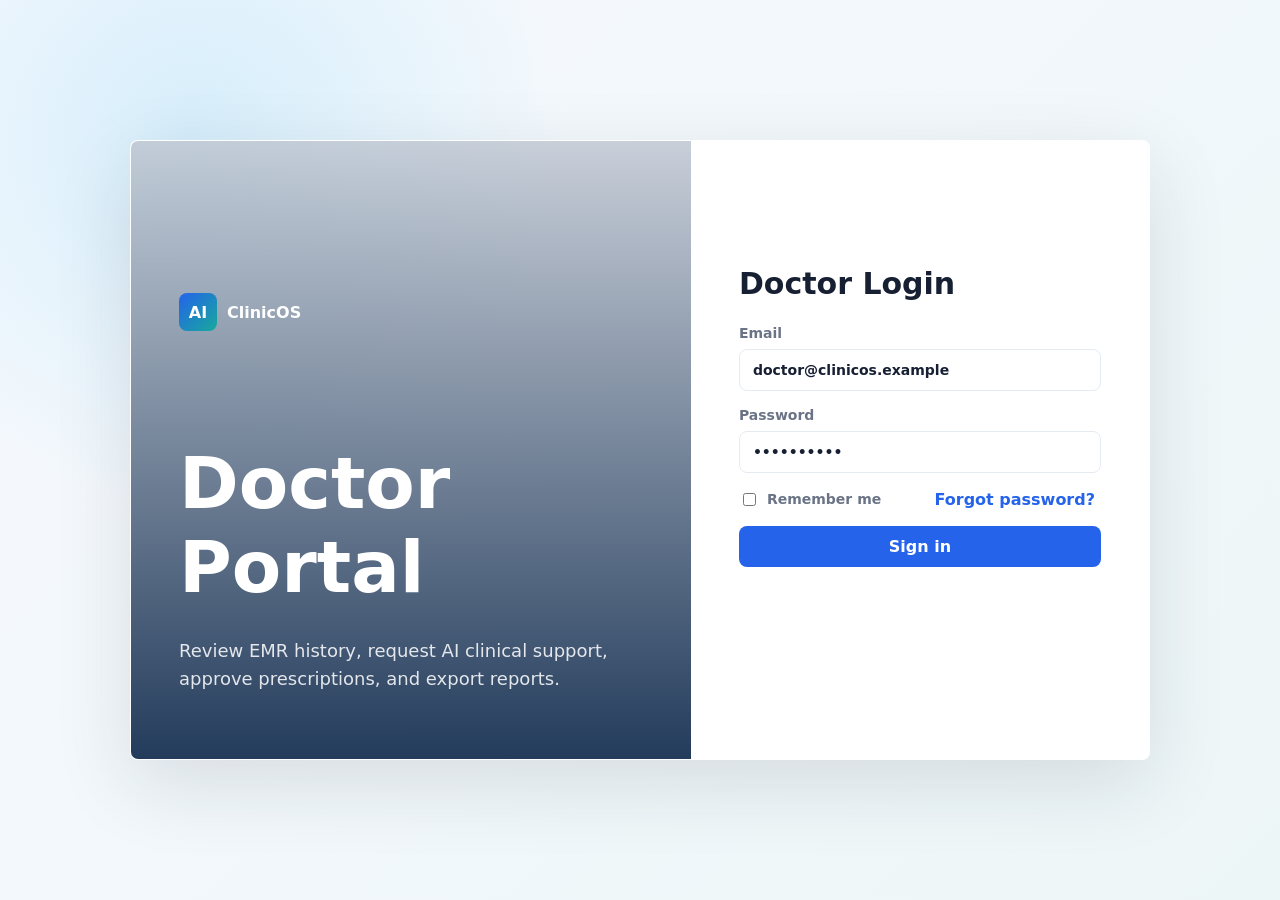
<file: frontend/doctor-login.html>
<!doctype html>
<html lang="en">
<head>
  <meta charset="utf-8">
  <meta name="viewport" content="width=device-width, initial-scale=1">
  <title>Doctor Login | AI ClinicOS</title>
  <link rel="stylesheet" href="assets/css/styles.css">
</head>
<body class="auth-page">
  <main class="auth-shell">
    <section class="auth-visual">
      <a class="brand" href="index.html"><span class="brand-mark">AI</span><span>ClinicOS</span></a>
      <h1>Doctor Portal</h1>
      <p>Review EMR history, request AI clinical support, approve prescriptions, and export reports.</p>
    </section>
    <form class="auth-card" data-login-role="doctor">
      <h2>Doctor Login</h2>
      <label>Email<input name="email" type="email" value="doctor@clinicos.example" required></label>
      <label>Password<input name="password" type="password" value="Doctor@123" required></label>
      <div class="row-between">
        <label class="check"><input type="checkbox" name="remember">Remember me</label>
        <button type="button" class="link-button">Forgot password?</button>
      </div>
      <button class="btn btn-primary btn-full" type="submit">Sign in</button>
      <p class="form-status" role="status"></p>
    </form>
  </main>
  <script src="assets/js/api.js"></script>
  <script src="assets/js/auth.js"></script>
</body>
</html>
</file>
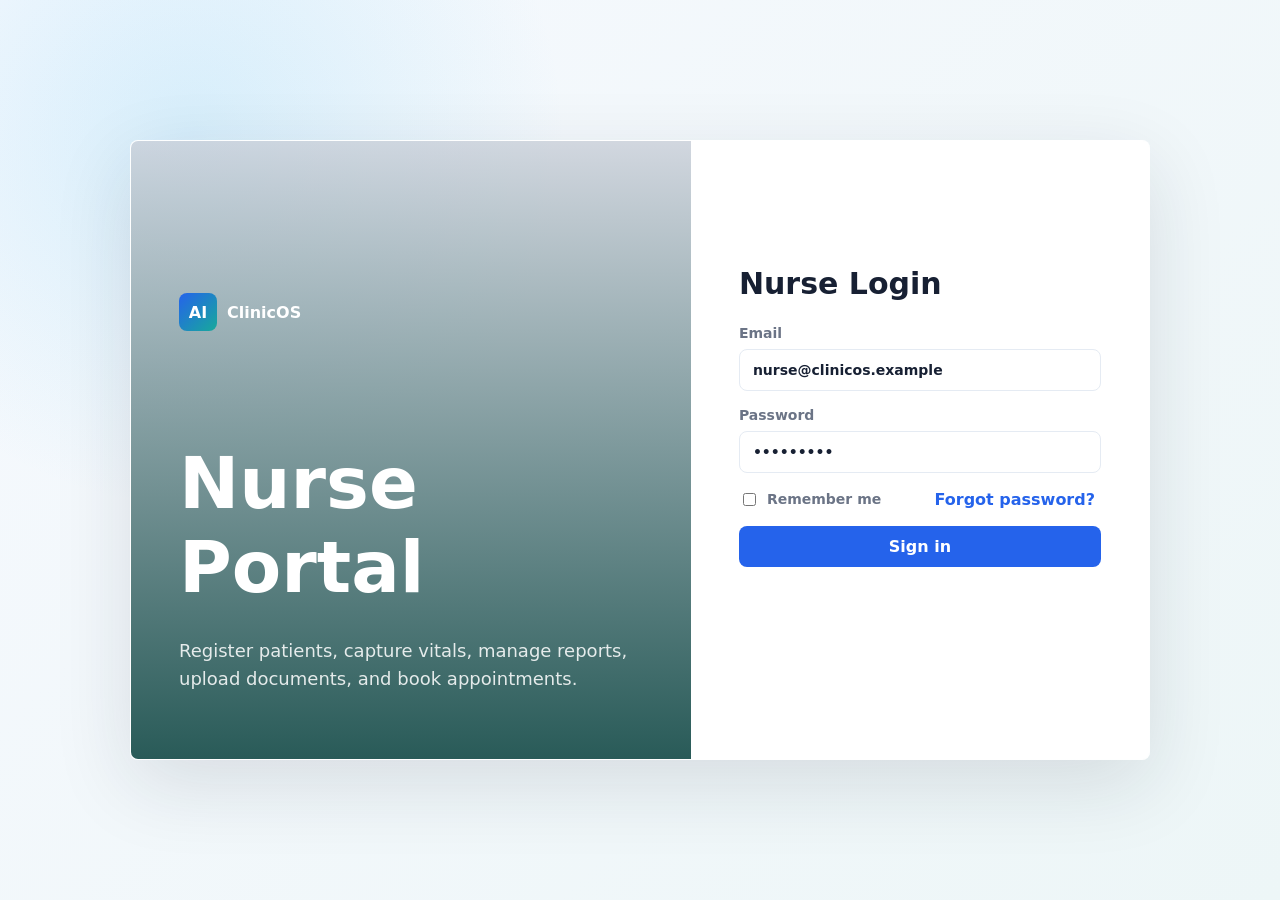
<file: frontend/nurse-login.html>
<!doctype html>
<html lang="en">
<head>
  <meta charset="utf-8">
  <meta name="viewport" content="width=device-width, initial-scale=1">
  <title>Nurse Login | AI ClinicOS</title>
  <link rel="stylesheet" href="assets/css/styles.css">
</head>
<body class="auth-page nurse">
  <main class="auth-shell">
    <section class="auth-visual">
      <a class="brand" href="index.html"><span class="brand-mark">AI</span><span>ClinicOS</span></a>
      <h1>Nurse Portal</h1>
      <p>Register patients, capture vitals, manage reports, upload documents, and book appointments.</p>
    </section>
    <form class="auth-card" data-login-role="nurse">
      <h2>Nurse Login</h2>
      <label>Email<input name="email" type="email" value="nurse@clinicos.example" required></label>
      <label>Password<input name="password" type="password" value="Nurse@123" required></label>
      <div class="row-between">
        <label class="check"><input type="checkbox" name="remember">Remember me</label>
        <button type="button" class="link-button">Forgot password?</button>
      </div>
      <button class="btn btn-primary btn-full" type="submit">Sign in</button>
      <p class="form-status" role="status"></p>
    </form>
  </main>
  <script src="assets/js/api.js"></script>
  <script src="assets/js/auth.js"></script>
</body>
</html>
</file>
<file: frontend/assets/css/styles.css>
:root {
  --blue: #2563EB;
  --sky: #69c7f4;
  --teal: #17a99b;
  --ink: #172033;
  --muted: #6b7486;
  --line: #e5ebf3;
  --panel: #ffffff;
  --bg: #F8FAFC;
  --warning: #b7791f;
  --danger: #c2413d;
  font-family: Inter, "Segoe UI", system-ui, sans-serif;
}

* { box-sizing: border-box; }
body { margin: 0; color: var(--ink); background: var(--bg); }
a { color: inherit; text-decoration: none; }
button, input, select, textarea { font: inherit; }
input, select, textarea {
  width: 100%;
  border: 1px solid var(--line);
  border-radius: 8px;
  padding: 12px 13px;
  background: #fff;
  color: var(--ink);
}
textarea { min-height: 94px; resize: vertical; }
pre { white-space: pre-wrap; line-height: 1.55; font-family: "Segoe UI", sans-serif; }

.brand { display: inline-flex; align-items: center; gap: 10px; font-weight: 800; letter-spacing: 0; }
.brand-mark {
  display: grid; place-items: center; width: 38px; height: 38px; border-radius: 8px;
  color: #fff; background: linear-gradient(135deg, var(--blue), var(--teal));
}
.btn {
  display: inline-flex; align-items: center; justify-content: center; gap: 8px;
  border: 0; border-radius: 8px; padding: 11px 16px; cursor: pointer; font-weight: 700;
  transition: transform .18s ease, box-shadow .18s ease, background .18s ease;
}
.btn:hover { transform: translateY(-1px); box-shadow: 0 10px 24px rgba(23, 105, 224, .16); }
.btn-primary { background: var(--blue); color: #fff; }
.btn-muted { background: #eef4fb; color: var(--ink); }
.btn-glass { background: rgba(255,255,255,.18); color: #fff; border: 1px solid rgba(255,255,255,.35); }
.btn-lg { min-height: 48px; padding-inline: 22px; }
.btn-full { width: 100%; }
.eyebrow { margin: 0 0 8px; color: var(--blue); font-size: 12px; font-weight: 800; text-transform: uppercase; }

.site-nav {
  position: fixed; z-index: 5; inset: 0 0 auto; height: 74px; padding: 0 6vw;
  display: flex; align-items: center; justify-content: space-between;
  background: rgba(255,255,255,.82); backdrop-filter: blur(18px); border-bottom: 1px solid rgba(229,235,243,.8);
}
.site-nav nav, .nav-actions { display: flex; align-items: center; gap: 18px; }
.site-nav nav a { color: var(--muted); font-weight: 700; font-size: 14px; }
.hero { position: relative; min-height: 92vh; display: flex; align-items: end; padding: 120px 6vw 72px; overflow: hidden; color: #fff; }
.hero-media {
  position: absolute; inset: 0;
  background:
    linear-gradient(90deg, rgba(10,30,58,.88), rgba(10,30,58,.42)),
    url("https://images.unsplash.com/photo-1586773860418-d37222d8fce3?auto=format&fit=crop&w=1800&q=80") center/cover;
}
.hero-content { position: relative; max-width: 780px; }
.hero h1 { margin: 0; font-size: clamp(58px, 10vw, 128px); line-height: .9; letter-spacing: 0; }
.hero-copy { max-width: 680px; font-size: clamp(18px, 2vw, 24px); line-height: 1.5; color: rgba(255,255,255,.9); }
.hero-actions { display: flex; gap: 14px; flex-wrap: wrap; margin-top: 28px; }
.hero .eyebrow { color: var(--sky); }

.section-grid {
  display: grid; grid-template-columns: repeat(4, 1fr); gap: 1px;
  background: var(--line); padding: 1px; margin: 0; border-bottom: 1px solid var(--line);
}
.feature { background: #fff; padding: 38px; min-height: 260px; }
.feature span { color: var(--teal); font-weight: 800; }
.feature h2, .split-band h2, .screen-copy h2 { margin: 12px 0; font-size: clamp(24px, 3vw, 40px); letter-spacing: 0; }
.feature p, .split-band p, .screen-copy p { color: var(--muted); line-height: 1.65; }
.split-band, .screens {
  display: grid; grid-template-columns: 1fr 1fr; gap: 48px; align-items: center;
  padding: 84px 6vw; background: #fff; border-bottom: 1px solid var(--line);
}
.screen-shot {
  min-height: 380px; border-radius: 8px; border: 1px solid var(--line); background: #f8fbff;
  padding: 24px; box-shadow: 0 24px 70px rgba(23,32,51,.08);
}
.mini-top { height: 70px; border-radius: 8px; background: linear-gradient(135deg, #1769e0, #17a99b); margin-bottom: 18px; }
.mini-grid { display: grid; grid-template-columns: repeat(4, 1fr); gap: 12px; }
.mini-grid span { height: 82px; border-radius: 8px; background: #fff; border: 1px solid var(--line); }
.mini-table { height: 130px; border-radius: 8px; background: repeating-linear-gradient(#fff, #fff 30px, #eef4fb 31px); border: 1px solid var(--line); margin-top: 18px; }
footer { display: flex; justify-content: space-between; gap: 18px; padding: 26px 6vw; color: var(--muted); background: #fff; }

.auth-page {
  min-height: 100vh; display: grid; place-items: center; padding: 32px;
  background:
    radial-gradient(circle at 15% 15%, rgba(105,199,244,.22), transparent 28%),
    linear-gradient(135deg, #f6f9fe, #edf6f7);
}
.auth-shell {
  width: min(1020px, 100%); display: grid; grid-template-columns: 1.1fr .9fr; min-height: 620px;
  background: rgba(255,255,255,.72); border: 1px solid rgba(255,255,255,.8); border-radius: 8px; overflow: hidden;
  box-shadow: 0 24px 80px rgba(23,32,51,.12);
}
.auth-visual {
  padding: 48px; color: #fff; display: flex; flex-direction: column; justify-content: end;
  background:
    linear-gradient(180deg, rgba(16,42,84,.22), rgba(12,39,74,.9)),
    url("https://images.unsplash.com/photo-1576091160399-112ba8d25d1d?auto=format&fit=crop&w=1200&q=80") center/cover;
}
.nurse .auth-visual {
  background:
    linear-gradient(180deg, rgba(16,42,84,.18), rgba(18,73,70,.9)),
    url("https://images.unsplash.com/photo-1584515933487-779824d29309?auto=format&fit=crop&w=1200&q=80") center/cover;
}
.auth-visual h1 { margin: 110px 0 10px; font-size: clamp(42px, 6vw, 72px); letter-spacing: 0; }
.auth-visual p { max-width: 520px; color: rgba(255,255,255,.86); font-size: 18px; line-height: 1.55; }
.auth-card { padding: 48px; display: flex; flex-direction: column; justify-content: center; gap: 16px; background: #fff; }
.auth-card h2 { margin: 0 0 8px; font-size: 30px; }
.auth-card label { display: grid; gap: 8px; color: var(--muted); font-weight: 700; font-size: 14px; }
.row-between { display: flex; align-items: center; justify-content: space-between; gap: 12px; }
.check { display: flex !important; grid-template-columns: auto 1fr; align-items: center; }
.check input { width: auto; }
.link-button { border: 0; background: transparent; color: var(--blue); cursor: pointer; font-weight: 800; }
.form-status, .error { color: var(--danger); min-height: 20px; }

.login-home {
  min-height: 100vh;
  background: #f8fafc;
  display: grid;
  place-items: stretch;
  font-family: Inter, Poppins, "Segoe UI", system-ui, sans-serif;
}
.login-shell {
  min-height: 100vh;
  display: grid;
  grid-template-columns: minmax(360px, .9fr) minmax(620px, 1.1fr);
}
.login-brand-panel {
  position: relative;
  padding: clamp(32px, 5vw, 64px);
  background:
    linear-gradient(160deg, rgba(37,99,235,.94), rgba(20,78,166,.88)),
    linear-gradient(135deg, #2563eb, #0f766e);
  color: #fff;
  display: flex;
  flex-direction: column;
  justify-content: space-between;
  overflow: hidden;
}
.login-brand-panel::before {
  content: "";
  position: absolute;
  inset: 0;
  background:
    linear-gradient(rgba(255,255,255,.08) 1px, transparent 1px),
    linear-gradient(90deg, rgba(255,255,255,.08) 1px, transparent 1px);
  background-size: 38px 38px;
  opacity: .24;
}
.login-brand-copy,
.medical-illustration {
  position: relative;
  z-index: 1;
}
.brand-large {
  font-family: Poppins, Inter, sans-serif;
  font-size: 20px;
}
.brand-large .brand-mark {
  width: 46px;
  height: 46px;
  background: #fff;
  color: var(--blue);
  box-shadow: 0 16px 30px rgba(15, 23, 42, .16);
}
.login-brand-copy h1 {
  margin: 58px 0 10px;
  font-family: Poppins, Inter, sans-serif;
  font-size: clamp(42px, 5vw, 68px);
  line-height: 1;
  letter-spacing: 0;
}
.login-brand-copy p {
  margin: 0;
  max-width: 430px;
  color: rgba(255,255,255,.9);
  font-size: clamp(17px, 2vw, 22px);
  line-height: 1.45;
  font-weight: 500;
}
.medical-illustration {
  margin-top: 48px;
  border-radius: 18px;
  overflow: hidden;
  min-height: 310px;
  border: 1px solid rgba(255,255,255,.28);
  box-shadow: 0 28px 70px rgba(15,23,42,.28);
  background: rgba(255,255,255,.14);
}
.medical-illustration img {
  width: 100%;
  height: 100%;
  min-height: 310px;
  object-fit: cover;
  display: block;
}
.login-forms-panel {
  display: flex;
  flex-direction: column;
  justify-content: center;
  padding: clamp(28px, 5vw, 72px);
  background:
    linear-gradient(180deg, rgba(255,255,255,.86), rgba(248,250,252,.96)),
    #f8fafc;
}
.login-forms-header {
  margin-bottom: 26px;
}
.login-forms-header h2 {
  margin: 0;
  font-family: Poppins, Inter, sans-serif;
  font-size: clamp(30px, 4vw, 44px);
  letter-spacing: 0;
}
.login-card-grid {
  display: grid;
  grid-template-columns: repeat(2, minmax(0, 1fr));
  gap: 22px;
}
.portal-login-card {
  display: flex;
  flex-direction: column;
  gap: 16px;
  padding: 28px;
  background: #fff;
  border: 1px solid #e2e8f0;
  border-radius: 16px;
  box-shadow: 0 20px 48px rgba(15, 23, 42, .08);
}
.portal-login-card label {
  display: grid;
  gap: 8px;
  color: #475569;
  font-weight: 700;
  font-size: 14px;
}
.portal-login-card input {
  border-color: #dbe4ef;
  background: #f8fafc;
}
.portal-login-card input:focus {
  outline: 3px solid rgba(37, 99, 235, .15);
  border-color: var(--blue);
  background: #fff;
}
.card-title-row {
  display: flex;
  align-items: center;
  gap: 12px;
  margin-bottom: 4px;
}
.card-title-row h3 {
  margin: 0;
  font-family: Poppins, Inter, sans-serif;
  font-size: 23px;
  letter-spacing: 0;
}
.login-icon {
  display: grid;
  place-items: center;
  width: 44px;
  height: 44px;
  border-radius: 12px;
  color: var(--blue);
  background: #eff6ff;
}
.login-home .check {
  color: #64748b;
  font-size: 13px;
  font-weight: 700;
}
.login-home .link-button {
  font-size: 13px;
}
.login-home .btn-primary {
  min-height: 46px;
  background: #2563EB;
}
.login-home .form-status {
  margin: 0;
  font-size: 13px;
}

.app-page { display: grid; grid-template-columns: 260px 1fr; min-height: 100vh; }
.sidebar {
  position: sticky; top: 0; height: 100vh; padding: 24px 18px; background: #fff; border-right: 1px solid var(--line);
  display: flex; flex-direction: column; gap: 10px;
}
.sidebar .brand { margin-bottom: 24px; }
.nav-tab {
  border: 0; background: transparent; color: var(--muted); text-align: left; padding: 13px 14px;
  border-radius: 8px; cursor: pointer; font-weight: 800;
}
.nav-tab.active, .nav-tab:hover { color: var(--blue); background: #eef6ff; }
.chat-nav-tab::before {
  content: "";
  display: inline-block;
  width: 14px;
  height: 10px;
  margin-right: 8px;
  border: 2px solid currentColor;
  border-radius: 6px;
  vertical-align: -1px;
  box-shadow: 4px 5px 0 -3px currentColor;
}
.workspace { min-width: 0; padding: 28px; }
.topbar { display: flex; align-items: center; justify-content: space-between; gap: 18px; margin-bottom: 24px; }
.topbar h1 { margin: 0; font-size: clamp(28px, 3vw, 42px); }
.view { display: none; }
.view.active { display: block; }
.stats-grid { display: grid; grid-template-columns: repeat(4, 1fr); gap: 14px; margin-bottom: 18px; }
.dashboard-stats { grid-template-columns: repeat(4, minmax(160px, 1fr)); }
.stats-grid article, .panel {
  background: var(--panel); border: 1px solid var(--line); border-radius: 8px; box-shadow: 0 12px 30px rgba(23,32,51,.04);
}
.stats-grid article { padding: 20px; }
.stats-grid span { color: var(--muted); font-size: 13px; font-weight: 800; }
.stats-grid strong { display: block; margin-top: 8px; font-size: 36px; }
.panel { padding: 20px; min-width: 0; }
.panel h2 { margin: 0 0 16px; font-size: 20px; }
.panel-grid { display: grid; grid-template-columns: 1.25fr .75fr; gap: 18px; margin-bottom: 18px; }
.dashboard-status {
  margin: -6px 0 14px;
  color: var(--muted);
  font-size: 13px;
  font-weight: 700;
}
.summary-grid {
  display: grid;
  grid-template-columns: repeat(5, minmax(100px, 1fr));
  gap: 10px;
}
.summary-grid article {
  border: 1px solid var(--line);
  border-radius: 8px;
  background: #f8fbff;
  padding: 12px;
}
.summary-grid span,
.activity-list span {
  color: var(--muted);
  font-size: 12px;
  font-weight: 800;
}
.summary-grid strong {
  display: block;
  margin-top: 6px;
  font-size: 24px;
}
.activity-list {
  display: grid;
  gap: 10px;
  max-height: 310px;
  overflow: auto;
}
.activity-list article {
  border-left: 3px solid var(--teal);
  background: #f8fbff;
  border-radius: 0 8px 8px 0;
  padding: 11px 13px;
}
.activity-list strong {
  display: block;
  margin-top: 3px;
}
.activity-list p {
  margin: 4px 0 0;
  color: var(--muted);
  font-size: 13px;
}
.chart-grid {
  display: grid;
  grid-template-columns: repeat(2, minmax(0, 1fr));
  gap: 18px;
  margin-bottom: 18px;
}
.chart-panel {
  min-height: 330px;
}
.chart-panel canvas {
  width: 100% !important;
  height: 260px !important;
}
.dashboard-table-grid {
  grid-template-columns: repeat(2, minmax(0, 1fr));
}
.toolbar, .inline-form, .quick-actions { display: flex; gap: 10px; align-items: center; margin-bottom: 18px; flex-wrap: wrap; }
.toolbar input { max-width: 460px; }
.stack-form { display: grid; gap: 10px; }
.form-row { display: grid; grid-template-columns: repeat(2, minmax(0, 1fr)); gap: 10px; }
.table-wrap { overflow-x: auto; }
table { width: 100%; border-collapse: collapse; min-width: 680px; }
th, td { padding: 12px; border-bottom: 1px solid var(--line); text-align: left; font-size: 14px; }
th { color: var(--muted); font-size: 12px; text-transform: uppercase; }
.mini-btn { border: 1px solid var(--line); background: #fff; border-radius: 8px; padding: 8px 10px; cursor: pointer; color: var(--blue); font-weight: 800; }
.list { display: grid; gap: 10px; }
.list-item { text-align: left; border: 1px solid var(--line); background: #fff; border-radius: 8px; padding: 13px; cursor: pointer; }
.list-item span { display: block; margin-top: 4px; color: var(--muted); }
.notice-list p { padding: 13px; border-left: 3px solid var(--sky); background: #f8fbff; color: var(--muted); }
.timeline { display: grid; gap: 12px; }
.timeline article { border-left: 3px solid var(--teal); background: #f8fbff; padding: 12px 14px; border-radius: 0 8px 8px 0; }
.timeline span { display: block; color: var(--muted); font-size: 13px; margin: 3px 0 8px; }
.empty { color: var(--muted); }
.selected-patient {
  margin: 0;
  color: var(--muted);
  font-size: 13px;
  font-weight: 700;
}
.ai-assistant-panel {
  margin-bottom: 18px;
}
.large-symptoms {
  min-height: 220px;
  resize: vertical;
}
.ai-note {
  margin-bottom: 16px;
  padding: 14px;
  border: 1px solid var(--line);
  border-radius: 8px;
  background: #f8fbff;
  color: var(--muted);
  line-height: 1.55;
}
.medicine-recommendation-list {
  display: grid;
  gap: 14px;
}
.medicine-recommendation-card {
  border: 1px solid var(--line);
  border-radius: 8px;
  background: #fff;
  padding: 16px;
  box-shadow: 0 10px 26px rgba(23,32,51,.04);
}
.recommendation-card-head {
  display: flex;
  justify-content: space-between;
  align-items: flex-start;
  gap: 14px;
  margin-bottom: 12px;
}
.recommendation-card-head h3 {
  margin: 0;
  font-size: 18px;
}
.recommendation-card-head p,
.medicine-recommendation-card p {
  margin: 4px 0 0;
  color: var(--muted);
  line-height: 1.5;
}
.medicine-recommendation-card section {
  margin-top: 12px;
}
.medicine-recommendation-card h4 {
  margin: 0 0 5px;
  font-size: 12px;
  color: var(--ink);
  text-transform: uppercase;
}
.medicine-recommendation-card ul {
  margin: 6px 0 0;
  padding-left: 18px;
  color: var(--muted);
}
.symptom-chip-row {
  display: flex;
  flex-wrap: wrap;
  gap: 8px;
}
.symptom-chip-row span {
  display: inline-flex;
  align-items: center;
  min-height: 28px;
  padding: 5px 10px;
  border-radius: 999px;
  background: #eef6ff;
  color: var(--blue);
  font-size: 12px;
  font-weight: 800;
}
.mini-btn.selected {
  background: #e9f9f2;
  border-color: #a8e4ca;
  color: #11734d;
}
.danger-action {
  color: var(--danger);
}
.appointment-form {
  max-width: 860px;
}
.appointment-filters select,
.appointment-filters input {
  max-width: 220px;
}
.appointment-card-list {
  display: grid;
  gap: 14px;
}
.appointment-card {
  border: 1px solid var(--line);
  border-radius: 8px;
  background: #fff;
  padding: 16px;
  box-shadow: 0 10px 26px rgba(23,32,51,.04);
}
.appointment-card-head {
  display: flex;
  justify-content: space-between;
  gap: 14px;
  align-items: flex-start;
}
.appointment-card h3 {
  margin: 0;
  font-size: 18px;
}
.appointment-card p {
  color: var(--muted);
  line-height: 1.55;
}
.appointment-card-head p {
  margin: 4px 0 0;
}
.appointment-meta {
  display: flex;
  flex-wrap: wrap;
  gap: 8px;
  margin-top: 12px;
}
.appointment-meta span,
.status-badge {
  display: inline-flex;
  align-items: center;
  min-height: 28px;
  padding: 5px 10px;
  border-radius: 999px;
  font-size: 12px;
  font-weight: 800;
}
.appointment-meta span {
  background: #f8fbff;
  color: var(--muted);
  border: 1px solid var(--line);
}
.status-badge {
  background: #eef6ff;
  color: var(--blue);
  white-space: nowrap;
}
.status-in_progress {
  background: #fff7ed;
  color: #b45309;
}
.status-completed {
  background: #e9f9f2;
  color: #11734d;
}
.status-cancelled,
.status-missed {
  background: #fff1f2;
  color: var(--danger);
}

.chat-shell {
  display: grid;
  grid-template-columns: 300px minmax(0, 1fr);
  gap: 18px;
  min-height: calc(100vh - 148px);
}
.chat-history-panel,
.chat-main-panel {
  background: #fff;
  border: 1px solid var(--line);
  border-radius: 8px;
  box-shadow: 0 12px 30px rgba(23,32,51,.04);
}
.chat-history-panel {
  padding: 16px;
  display: flex;
  flex-direction: column;
  gap: 12px;
  min-height: 0;
}
.chat-history-head,
.chat-topbar,
.chat-input-actions {
  display: flex;
  align-items: center;
  justify-content: space-between;
  gap: 12px;
}
.chat-history-head h2,
.chat-topbar h2 {
  margin: 0;
  font-size: 20px;
}
.conversation-list {
  display: grid;
  gap: 8px;
  overflow: auto;
  padding-right: 2px;
}
.conversation-item {
  border: 1px solid var(--line);
  background: #f8fbff;
  border-radius: 8px;
  padding: 11px;
  text-align: left;
  cursor: pointer;
}
.conversation-item.active {
  border-color: rgba(37, 99, 235, .4);
  background: #eef6ff;
}
.conversation-item strong {
  display: block;
  color: var(--ink);
  font-size: 14px;
}
.conversation-item span {
  display: block;
  margin-top: 4px;
  color: var(--muted);
  font-size: 12px;
  line-height: 1.35;
}
.chat-main-panel {
  display: grid;
  grid-template-rows: auto auto 1fr auto auto;
  min-height: 0;
}
.chat-topbar {
  padding: 18px 20px;
  border-bottom: 1px solid var(--line);
}
.suggestion-grid {
  display: grid;
  grid-template-columns: repeat(5, minmax(120px, 1fr));
  gap: 10px;
  padding: 14px 20px;
  border-bottom: 1px solid var(--line);
}
.suggestion-card {
  min-height: 58px;
  border: 1px solid var(--line);
  border-radius: 8px;
  background: #f8fbff;
  color: var(--blue);
  cursor: pointer;
  font-weight: 800;
  text-align: left;
  padding: 10px;
}
.chat-messages {
  display: flex;
  flex-direction: column;
  gap: 12px;
  padding: 20px;
  overflow: auto;
  min-height: 360px;
}
.chat-message {
  max-width: min(780px, 88%);
  border: 1px solid var(--line);
  border-radius: 8px;
  padding: 13px 15px;
  line-height: 1.55;
  overflow-wrap: anywhere;
}
.chat-message.user {
  align-self: flex-end;
  background: #2563EB;
  color: #fff;
  border-color: #2563EB;
}
.chat-message.assistant {
  align-self: flex-start;
  background: #f8fbff;
}
.chat-message p {
  margin: 0 0 10px;
}
.chat-message p:last-child,
.chat-message ul:last-child {
  margin-bottom: 0;
}
.chat-message table {
  min-width: 0;
  font-size: 13px;
  margin: 8px 0;
  background: #fff;
}
.chat-message pre {
  padding: 12px;
  border-radius: 8px;
  background: #172033;
  color: #f8fafc;
  overflow: auto;
  font-family: Consolas, monospace;
}
.data-source {
  display: block;
  margin-top: 10px;
  color: var(--muted);
  font-size: 12px;
  font-weight: 800;
}
.typing-indicator {
  width: fit-content;
  margin: 0 20px 12px;
  padding: 10px 12px;
  border: 1px solid var(--line);
  border-radius: 8px;
  background: #f8fbff;
}
.typing-indicator span {
  display: inline-block;
  width: 7px;
  height: 7px;
  margin: 0 2px;
  border-radius: 50%;
  background: var(--muted);
  animation: typingPulse 1s infinite ease-in-out;
}
.typing-indicator span:nth-child(2) { animation-delay: .15s; }
.typing-indicator span:nth-child(3) { animation-delay: .3s; }
.chat-input-bar {
  padding: 16px 20px 20px;
  border-top: 1px solid var(--line);
  display: grid;
  gap: 10px;
}
.chat-input-bar textarea {
  min-height: 88px;
  max-height: 220px;
}

@keyframes typingPulse {
  0%, 80%, 100% { opacity: .35; transform: translateY(0); }
  40% { opacity: 1; transform: translateY(-3px); }
}

@media (max-width: 960px) {
  .site-nav nav { display: none; }
  .section-grid, .split-band, .screens, .auth-shell, .panel-grid, .chart-grid, .dashboard-table-grid, .chat-shell { grid-template-columns: 1fr; }
  .login-shell { grid-template-columns: 1fr; }
  .login-brand-panel { min-height: auto; }
  .medical-illustration { min-height: 240px; }
  .medical-illustration img { min-height: 240px; }
  .stats-grid { grid-template-columns: repeat(2, 1fr); }
  .dashboard-stats { grid-template-columns: repeat(2, minmax(0, 1fr)); }
  .summary-grid { grid-template-columns: repeat(2, minmax(0, 1fr)); }
  .suggestion-grid { grid-template-columns: repeat(2, minmax(0, 1fr)); }
  .app-page { grid-template-columns: 1fr; }
  .sidebar { position: static; height: auto; flex-direction: row; overflow-x: auto; }
  .sidebar .brand { margin: 0 18px 0 0; }
}

@media (max-width: 640px) {
  .site-nav { height: auto; position: static; padding: 16px; flex-wrap: wrap; }
  .nav-actions, .hero-actions, footer, .topbar { flex-direction: column; align-items: stretch; }
  .hero { min-height: 84vh; padding: 64px 20px 48px; }
  .feature, .split-band, .screens, .auth-card, .auth-visual, .workspace { padding: 20px; }
  .login-card-grid { grid-template-columns: 1fr; }
  .login-brand-panel, .login-forms-panel { padding: 24px; }
  .login-brand-copy h1 { margin-top: 34px; }
  .stats-grid { grid-template-columns: 1fr; }
  .dashboard-stats, .summary-grid { grid-template-columns: 1fr; }
  .suggestion-grid { grid-template-columns: 1fr; }
  .chat-topbar, .chat-history-head, .chat-input-actions { align-items: stretch; flex-direction: column; }
  .chat-message { max-width: 100%; }
  .form-row { grid-template-columns: 1fr; }
}
</file>
